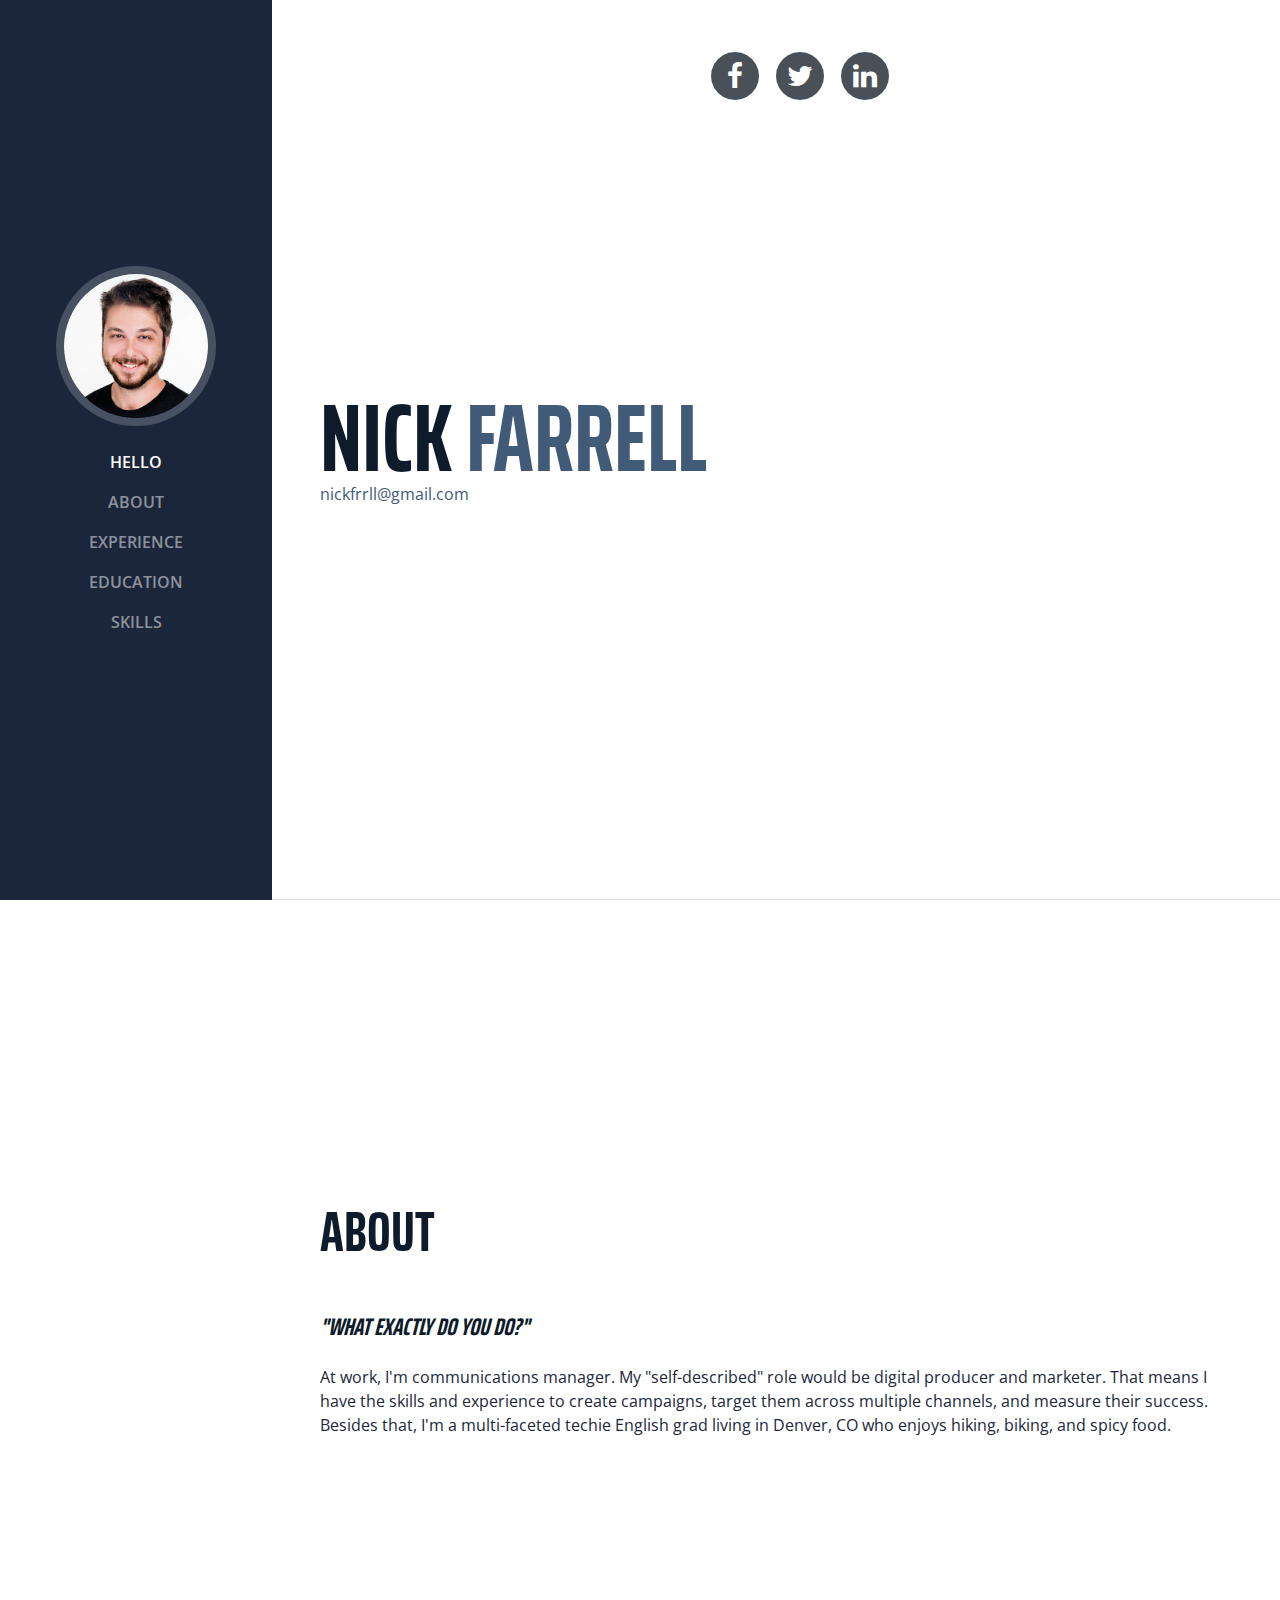
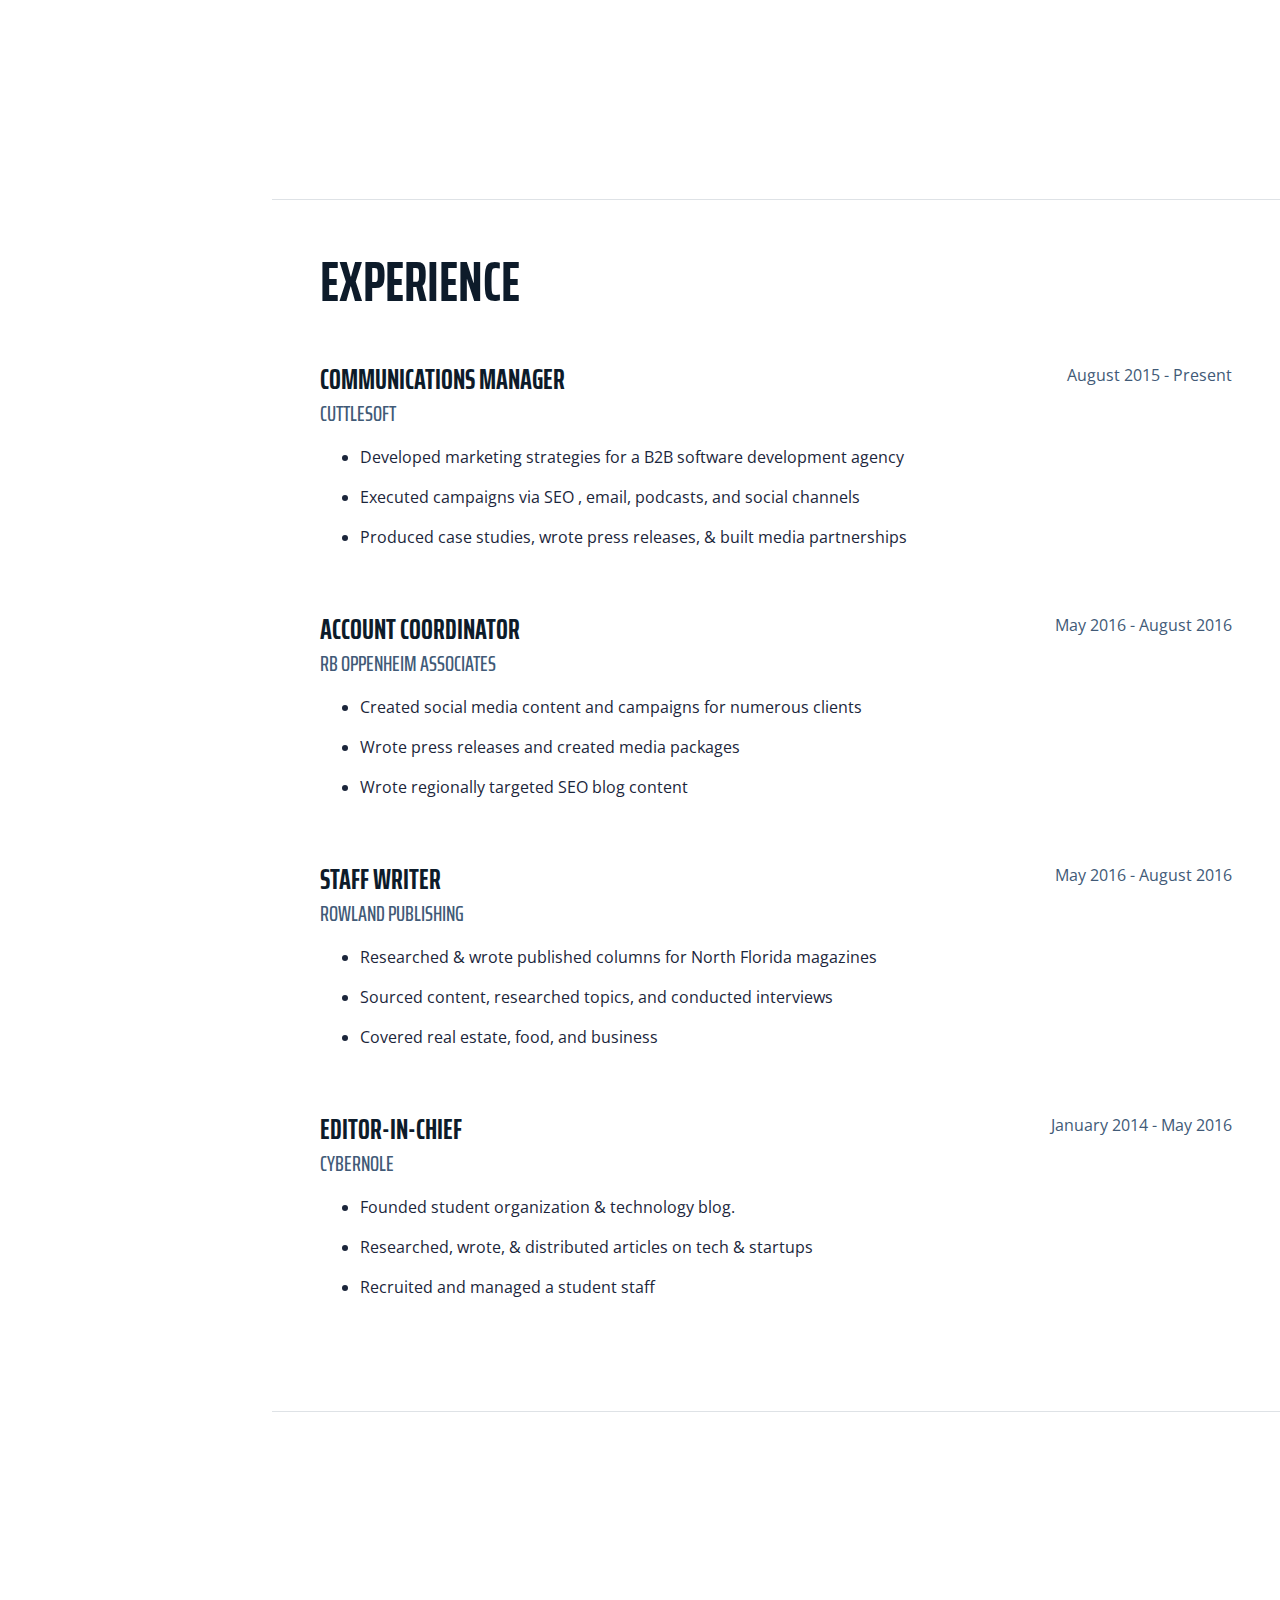
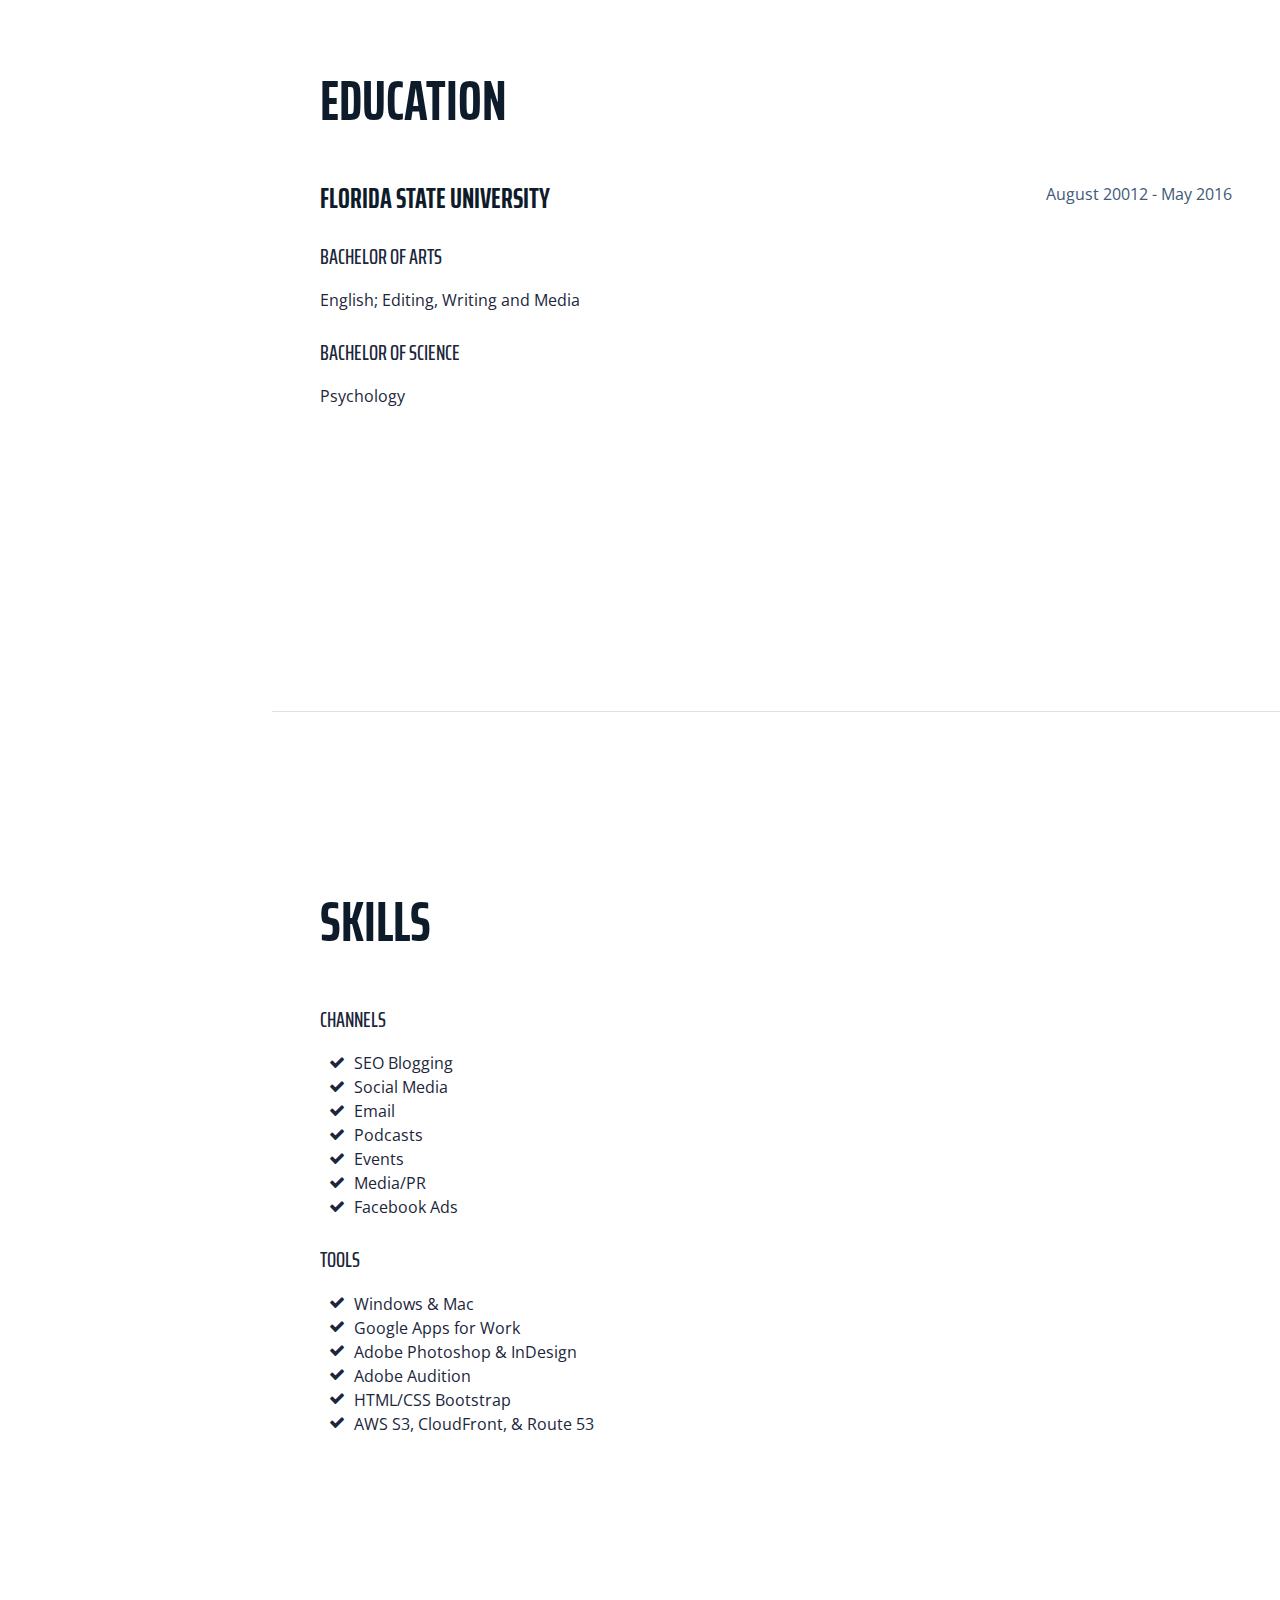
<file: index.html>
<!DOCTYPE html>
<html lang="en">

  <head>

    <meta charset="utf-8">
    <meta name="viewport" content="width=device-width, initial-scale=1, shrink-to-fit=no">
    <meta name="description" content="">
    <meta name="author" content="">

    <title>Nick Farrell</title>

    <!-- Bootstrap core CSS -->
    <link href="vendor/bootstrap/css/bootstrap.min.css" rel="stylesheet">

    <!-- Custom fonts for this template -->
    <link href="https://fonts.googleapis.com/css?family=Saira+Extra+Condensed:100,200,300,400,500,600,700,800,900" rel="stylesheet">
    <link href="https://fonts.googleapis.com/css?family=Open+Sans:300,300i,400,400i,600,600i,700,700i,800,800i" rel="stylesheet">
    <link href="vendor/font-awesome/css/font-awesome.min.css" rel="stylesheet">
    <link href="vendor/devicons/css/devicons.min.css" rel="stylesheet">
    <link href="vendor/simple-line-icons/css/simple-line-icons.css" rel="stylesheet">

    <!-- Custom styles for this template -->
    <link href="css/resume.css" rel="stylesheet">

  </head>

  <body id="page-top">

    <nav class="navbar navbar-expand-lg navbar-dark bg-primary fixed-top" id="sideNav">
      <a class="navbar-brand js-scroll-trigger" href="#page-top">
        <span class="d-block d-lg-none">Nick Farrell</span>
        <span class="d-none d-lg-block">
          <img class="img-fluid img-profile rounded-circle mx-auto mb-2" src="img/profile.jpg" alt="">
        </span>
      </a>
      <button class="navbar-toggler" type="button" data-toggle="collapse" data-target="#navbarSupportedContent" aria-controls="navbarSupportedContent" aria-expanded="false" aria-label="Toggle navigation">
        <span class="navbar-toggler-icon"></span>
      </button>
      <div class="collapse navbar-collapse" id="navbarSupportedContent">
        <ul class="navbar-nav">
          <li class="nav-item">
            <a class="nav-link js-scroll-trigger" href="#hello">Hello</a>
          </li>
          <li class="nav-item">
            <a class="nav-link js-scroll-trigger" href="#about">About</a>
          </li>
          <li class="nav-item">
            <a class="nav-link js-scroll-trigger" href="#experience">Experience</a>
          </li>
          <li class="nav-item">
            <a class="nav-link js-scroll-trigger" href="#education">Education</a>
          </li>
          <li class="nav-item">
            <a class="nav-link js-scroll-trigger" href="#skills">Skills</a>
          </li>
<!--
          <li class="nav-item">
            <a class="nav-link js-scroll-trigger" href="#interests">Interests</a>
          </li>
          <li class="nav-item">
            <a class="nav-link js-scroll-trigger" href="#awards">Portfolio</a>
          </li>
-->
        </ul>
      </div>
    </nav>

    <div class="container-fluid p-0">

      <section class="resume-section p-3 p-lg-5 d-flex d-column" id="hello">
        <div class="my-auto">
          <h1 class="mb-0">Nick
            <span class="text-primary">Farrell</span>
          </h1>
            <a href="mailto:nickfrrll@gmail.com">nickfrrll@gmail.com</a>
          </div>
          <ul class="list-inline list-social-icons mb-0">
            <li class="list-inline-item">
              <a href="facebook.com/nfarrell3">
                <span class="fa-stack fa-lg">
                  <i class="fa fa-circle fa-stack-2x"></i>
                  <i class="fa fa-facebook fa-stack-1x fa-inverse"></i>
                </span>
              </a>
            </li>
            <li class="list-inline-item">
              <a href="http://twitter.com/nickisnotarobot">
                <span class="fa-stack fa-lg">
                  <i class="fa fa-circle fa-stack-2x"></i>
                  <i class="fa fa-twitter fa-stack-1x fa-inverse"></i>
                </span>
              </a>
            </li>
            <li class="list-inline-item">
              <a href="https://www.linkedin.com/in/nicholaskfarrell/">
                <span class="fa-stack fa-lg">
                  <i class="fa fa-circle fa-stack-2x"></i>
                  <i class="fa fa-linkedin fa-stack-1x fa-inverse"></i>
                </span>
              </a>
            </li>
          </ul>
        </div>
      </section>

      <section class="resume-section p-3 p-lg-5 d-flex flex-column" id="about">
        <div class="my-auto">
          <h2 class="mb-5">About</h2>

          <div class="resume-item d-flex flex-column flex-md-row mb-5">
            <div class="resume-content mr-auto">
              <h4 class="mb-0"><em>"What exactly do you do?"</em></h4>
              <br />
              <p>At work, I'm communications manager. My "self-described" role would be digital producer and marketer. That means I have the skills and experience to create campaigns, target them across multiple channels, and measure their success. Besides that, I'm a multi-faceted techie English grad living in Denver, CO who enjoys hiking, biking, and spicy food.   
            </div>
          </div>

        </div>
      </section>

      <section class="resume-section p-3 p-lg-5 d-flex flex-column" id="experience">
        <div class="my-auto">
          <h2 class="mb-5">Experience</h2>

          <div class="resume-item d-flex flex-column flex-md-row mb-5">
            <div class="resume-content mr-auto">
              <h3 class="mb-0">Communications Manager</h3>
              <div class="subheading mb-3"><a href="https://www.cuttlesoft.com">Cuttlesoft</a></div>
              <ul>
                <li><p>Developed marketing strategies for a B2B software development agency</p></li>
                <li><p>Executed campaigns via SEO , email, podcasts, and social channels</p></li>
                <li><p>Produced case studies, wrote press releases, &amp; built media partnerships</p></li>
              </ul>
            </div>
            <div class="resume-date text-md-right">
              <span class="text-primary">August 2015 - Present</span>
            </div>
          </div>
          
          <div class="resume-item d-flex flex-column flex-md-row mb-5">
            <div class="resume-content mr-auto">
              <h3 class="mb-0">Account Coordinator</h3>
              <div class="subheading mb-3"><a href="http://rboa.com/">RB Oppenheim Associates</a></div>
              <ul>
                <li><p>Created social media content and campaigns for numerous clients</p></li>
                <li><p>Wrote press releases and created media packages</p></li>
                <li><p>Wrote regionally targeted SEO blog content</p></li>
            </div>
            <div class="resume-date text-md-right">
              <span class="text-primary">May 2016 - August 2016</span>
            </div>
          </div>

          <div class="resume-item d-flex flex-column flex-md-row mb-5">
            <div class="resume-content mr-auto">
              <h3 class="mb-0">Staff Writer</h3>
              <div class="subheading mb-3"><a href="http://rowlandpublishing.com/">Rowland Publishing</a></div>
              <ul>
                <li><p>Researched &amp; wrote published columns for North Florida magazines</p></li>
                <li><p>Sourced content, researched topics, and conducted interviews</p></li>
                <li><p>Covered real estate, food, and business</p></li>
            </div>
            <div class="resume-date text-md-right">
              <span class="text-primary">May 2016 - August 2016</span>
            </div>
          </div>


          <div class="resume-item d-flex flex-column flex-md-row mb-5">
            <div class="resume-content mr-auto">
              <h3 class="mb-0">Editor-in-Chief</h3>
              <div class="subheading mb-3"><a href="https://web.archive.org/web/20160406164808/http://www.cybernole.net/">CyberNole</a></div>
              <ul>
                <li><p>Founded student organization &amp; technology blog.</p></li>
                <li><p>Researched, wrote, &amp; distributed articles on tech &amp; startups</p></li>
                <li><p>Recruited and managed a student staff</p></li>
            </div>
            <div class="resume-date text-md-right">
              <span class="text-primary">January 2014 - May 2016</span>
            </div>
          </div>

        </div>

      </section>

      <section class="resume-section p-3 p-lg-5 d-flex flex-column" id="education">
        <div class="my-auto">
          <h2 class="mb-5">Education</h2>

          <div class="resume-item d-flex flex-column flex-md-row mb-5">
            <div class="resume-content mr-auto">
              <h3 class="mb-0">Florida State University</h3>
              <br />
              <div class="subheading mb-3">Bachelor of Arts</div>
              <div>English; Editing, Writing and Media</div>
              <br />
              <div class="subheading mb-3">Bachelor of Science</div>
              <div>Psychology</div>

            </div>
            <div class="resume-date text-md-right">
              <span class="text-primary">August 20012 - May 2016</span>
            </div>
          </div>

        </div>
      </section>

      <section class="resume-section p-3 p-lg-5 d-flex flex-column" id="skills">
        <div class="my-auto">
          <h2 class="mb-5">Skills</h2>

          <div class="subheading mb-3">Channels</div>
           <ul class="fa-ul mb-0">
            <li>
              <i class="fa-li fa fa-check"></i>
              SEO Blogging</li>
            <li>
              <i class="fa-li fa fa-check"></i>
              Social Media</li>
            <li>
              <i class="fa-li fa fa-check"></i>
              Email</li>
              <li>
              <i class="fa-li fa fa-check"></i>
              Podcasts</li>
            <li>
              <i class="fa-li fa fa-check"></i>
              Events</li>
              <li>
              <i class="fa-li fa fa-check"></i>
              Media/PR</li>
              <li>
              <i class="fa-li fa fa-check"></i>
              Facebook Ads</li>
            </li>
          </ul>

<br />

          <div class="subheading mb-3">Tools</div>
          <ul class="fa-ul mb-0">
            <li>
              <i class="fa-li fa fa-check"></i>
              Windows &amp; Mac
              </li>
            <li>
            <li>
              <i class="fa-li fa fa-check"></i>
              Google Apps for Work</li>
            <li>
              <i class="fa-li fa fa-check"></i>
              Adobe Photoshop &amp; InDesign</li>
            <li>
              <i class="fa-li fa fa-check"></i>
              Adobe Audition</li>
            <li>
              <li>
              <i class="fa-li fa fa-check"></i>
              HTML/CSS Bootstrap</li>
            <li>
              <i class="fa-li fa fa-check"></i>
              AWS S3, CloudFront, &amp; Route 53</li>
            </li>
            <li>
          </ul>
        </div>
      </section>
<!-- Add L8r
      <section class="resume-section p-3 p-lg-5 d-flex flex-column" id="interests">
        <div class="my-auto">
          <h2 class="mb-5">Interests</h2>
          <p></p>
        </div>
      </section>

      <section class="resume-section p-3 p-lg-5 d-flex flex-column" id="awards">
        <div class="my-auto">
          <h2 class="mb-5">Portfolio</h2>
          <ul class="fa-ul mb-0">
            <li>
              <i class="fa-li fa fa-trophy text-warning"></i>
              Startup Capital</li>
            <li>
              <i class="fa-li fa fa-trophy text-warning"></i>
              Mobile Web Specialist - Google Certification</li>
            <li>
              <i class="fa-li fa fa-trophy text-warning"></i>
              1<sup>st</sup>
              Place - University of Colorado Boulder - Emerging Tech Competition 2009</li>
            <li>
              <i class="fa-li fa fa-trophy text-warning"></i>
              1<sup>st</sup>
              Place - University of Colorado Boulder - Adobe Creative Jam 2008 (UI Design Category)</li>
            <li>
              <i class="fa-li fa fa-trophy text-warning"></i>
              2<sup>nd</sup>
              Place - University of Colorado Boulder - Emerging Tech Competition 2008</li>
            <li>
            <li>
              <i class="fa-li fa fa-trophy text-warning"></i>
              1<sup>st</sup>
              Place - James Buchanan High School - Hackathon 2006</li>
            <li>
              <i class="fa-li fa fa-trophy text-warning"></i>
              3<sup>rd</sup>
              Place - James Buchanan High School - Hackathon 2005</li>
          </ul>
        </div>
      </section>
-->

    </div>

    <!-- Bootstrap core JavaScript -->
    <script src="vendor/jquery/jquery.min.js"></script>
    <script src="vendor/bootstrap/js/bootstrap.bundle.min.js"></script>

    <!-- Plugin JavaScript -->
    <script src="vendor/jquery-easing/jquery.easing.min.js"></script>

    <!-- Custom scripts for this template -->
    <script src="js/resume.min.js"></script>

  </body>

</html>
</file>
<file: vendor/simple-line-icons/css/simple-line-icons.css>
@font-face {
  font-family: 'simple-line-icons';
  src: url('../fonts/Simple-Line-Icons.eot?v=2.4.0');
  src: url('../fonts/Simple-Line-Icons.eot?v=2.4.0#iefix') format('embedded-opentype'), url('../fonts/Simple-Line-Icons.woff2?v=2.4.0') format('woff2'), url('../fonts/Simple-Line-Icons.ttf?v=2.4.0') format('truetype'), url('../fonts/Simple-Line-Icons.woff?v=2.4.0') format('woff'), url('../fonts/Simple-Line-Icons.svg?v=2.4.0#simple-line-icons') format('svg');
  font-weight: normal;
  font-style: normal;
}
/*
 Use the following CSS code if you want to have a class per icon.
 Instead of a list of all class selectors, you can use the generic [class*="icon-"] selector, but it's slower:
*/
.icon-user,
.icon-people,
.icon-user-female,
.icon-user-follow,
.icon-user-following,
.icon-user-unfollow,
.icon-login,
.icon-logout,
.icon-emotsmile,
.icon-phone,
.icon-call-end,
.icon-call-in,
.icon-call-out,
.icon-map,
.icon-location-pin,
.icon-direction,
.icon-directions,
.icon-compass,
.icon-layers,
.icon-menu,
.icon-list,
.icon-options-vertical,
.icon-options,
.icon-arrow-down,
.icon-arrow-left,
.icon-arrow-right,
.icon-arrow-up,
.icon-arrow-up-circle,
.icon-arrow-left-circle,
.icon-arrow-right-circle,
.icon-arrow-down-circle,
.icon-check,
.icon-clock,
.icon-plus,
.icon-minus,
.icon-close,
.icon-event,
.icon-exclamation,
.icon-organization,
.icon-trophy,
.icon-screen-smartphone,
.icon-screen-desktop,
.icon-plane,
.icon-notebook,
.icon-mustache,
.icon-mouse,
.icon-magnet,
.icon-energy,
.icon-disc,
.icon-cursor,
.icon-cursor-move,
.icon-crop,
.icon-chemistry,
.icon-speedometer,
.icon-shield,
.icon-screen-tablet,
.icon-magic-wand,
.icon-hourglass,
.icon-graduation,
.icon-ghost,
.icon-game-controller,
.icon-fire,
.icon-eyeglass,
.icon-envelope-open,
.icon-envelope-letter,
.icon-bell,
.icon-badge,
.icon-anchor,
.icon-wallet,
.icon-vector,
.icon-speech,
.icon-puzzle,
.icon-printer,
.icon-present,
.icon-playlist,
.icon-pin,
.icon-picture,
.icon-handbag,
.icon-globe-alt,
.icon-globe,
.icon-folder-alt,
.icon-folder,
.icon-film,
.icon-feed,
.icon-drop,
.icon-drawer,
.icon-docs,
.icon-doc,
.icon-diamond,
.icon-cup,
.icon-calculator,
.icon-bubbles,
.icon-briefcase,
.icon-book-open,
.icon-basket-loaded,
.icon-basket,
.icon-bag,
.icon-action-undo,
.icon-action-redo,
.icon-wrench,
.icon-umbrella,
.icon-trash,
.icon-tag,
.icon-support,
.icon-frame,
.icon-size-fullscreen,
.icon-size-actual,
.icon-shuffle,
.icon-share-alt,
.icon-share,
.icon-rocket,
.icon-question,
.icon-pie-chart,
.icon-pencil,
.icon-note,
.icon-loop,
.icon-home,
.icon-grid,
.icon-graph,
.icon-microphone,
.icon-music-tone-alt,
.icon-music-tone,
.icon-earphones-alt,
.icon-earphones,
.icon-equalizer,
.icon-like,
.icon-dislike,
.icon-control-start,
.icon-control-rewind,
.icon-control-play,
.icon-control-pause,
.icon-control-forward,
.icon-control-end,
.icon-volume-1,
.icon-volume-2,
.icon-volume-off,
.icon-calendar,
.icon-bulb,
.icon-chart,
.icon-ban,
.icon-bubble,
.icon-camrecorder,
.icon-camera,
.icon-cloud-download,
.icon-cloud-upload,
.icon-envelope,
.icon-eye,
.icon-flag,
.icon-heart,
.icon-info,
.icon-key,
.icon-link,
.icon-lock,
.icon-lock-open,
.icon-magnifier,
.icon-magnifier-add,
.icon-magnifier-remove,
.icon-paper-clip,
.icon-paper-plane,
.icon-power,
.icon-refresh,
.icon-reload,
.icon-settings,
.icon-star,
.icon-symbol-female,
.icon-symbol-male,
.icon-target,
.icon-credit-card,
.icon-paypal,
.icon-social-tumblr,
.icon-social-twitter,
.icon-social-facebook,
.icon-social-instagram,
.icon-social-linkedin,
.icon-social-pinterest,
.icon-social-github,
.icon-social-google,
.icon-social-reddit,
.icon-social-skype,
.icon-social-dribbble,
.icon-social-behance,
.icon-social-foursqare,
.icon-social-soundcloud,
.icon-social-spotify,
.icon-social-stumbleupon,
.icon-social-youtube,
.icon-social-dropbox,
.icon-social-vkontakte,
.icon-social-steam {
  font-family: 'simple-line-icons';
  speak: none;
  font-style: normal;
  font-weight: normal;
  font-variant: normal;
  text-transform: none;
  line-height: 1;
  /* Better Font Rendering =========== */
  -webkit-font-smoothing: antialiased;
  -moz-osx-font-smoothing: grayscale;
}
.icon-user:before {
  content: "\e005";
}
.icon-people:before {
  content: "\e001";
}
.icon-user-female:before {
  content: "\e000";
}
.icon-user-follow:before {
  content: "\e002";
}
.icon-user-following:before {
  content: "\e003";
}
.icon-user-unfollow:before {
  content: "\e004";
}
.icon-login:before {
  content: "\e066";
}
.icon-logout:before {
  content: "\e065";
}
.icon-emotsmile:before {
  content: "\e021";
}
.icon-phone:before {
  content: "\e600";
}
.icon-call-end:before {
  content: "\e048";
}
.icon-call-in:before {
  content: "\e047";
}
.icon-call-out:before {
  content: "\e046";
}
.icon-map:before {
  content: "\e033";
}
.icon-location-pin:before {
  content: "\e096";
}
.icon-direction:before {
  content: "\e042";
}
.icon-directions:before {
  content: "\e041";
}
.icon-compass:before {
  content: "\e045";
}
.icon-layers:before {
  content: "\e034";
}
.icon-menu:before {
  content: "\e601";
}
.icon-list:before {
  content: "\e067";
}
.icon-options-vertical:before {
  content: "\e602";
}
.icon-options:before {
  content: "\e603";
}
.icon-arrow-down:before {
  content: "\e604";
}
.icon-arrow-left:before {
  content: "\e605";
}
.icon-arrow-right:before {
  content: "\e606";
}
.icon-arrow-up:before {
  content: "\e607";
}
.icon-arrow-up-circle:before {
  content: "\e078";
}
.icon-arrow-left-circle:before {
  content: "\e07a";
}
.icon-arrow-right-circle:before {
  content: "\e079";
}
.icon-arrow-down-circle:before {
  content: "\e07b";
}
.icon-check:before {
  content: "\e080";
}
.icon-clock:before {
  content: "\e081";
}
.icon-plus:before {
  content: "\e095";
}
.icon-minus:before {
  content: "\e615";
}
.icon-close:before {
  content: "\e082";
}
.icon-event:before {
  content: "\e619";
}
.icon-exclamation:before {
  content: "\e617";
}
.icon-organization:before {
  content: "\e616";
}
.icon-trophy:before {
  content: "\e006";
}
.icon-screen-smartphone:before {
  content: "\e010";
}
.icon-screen-desktop:before {
  content: "\e011";
}
.icon-plane:before {
  content: "\e012";
}
.icon-notebook:before {
  content: "\e013";
}
.icon-mustache:before {
  content: "\e014";
}
.icon-mouse:before {
  content: "\e015";
}
.icon-magnet:before {
  content: "\e016";
}
.icon-energy:before {
  content: "\e020";
}
.icon-disc:before {
  content: "\e022";
}
.icon-cursor:before {
  content: "\e06e";
}
.icon-cursor-move:before {
  content: "\e023";
}
.icon-crop:before {
  content: "\e024";
}
.icon-chemistry:before {
  content: "\e026";
}
.icon-speedometer:before {
  content: "\e007";
}
.icon-shield:before {
  content: "\e00e";
}
.icon-screen-tablet:before {
  content: "\e00f";
}
.icon-magic-wand:before {
  content: "\e017";
}
.icon-hourglass:before {
  content: "\e018";
}
.icon-graduation:before {
  content: "\e019";
}
.icon-ghost:before {
  content: "\e01a";
}
.icon-game-controller:before {
  content: "\e01b";
}
.icon-fire:before {
  content: "\e01c";
}
.icon-eyeglass:before {
  content: "\e01d";
}
.icon-envelope-open:before {
  content: "\e01e";
}
.icon-envelope-letter:before {
  content: "\e01f";
}
.icon-bell:before {
  content: "\e027";
}
.icon-badge:before {
  content: "\e028";
}
.icon-anchor:before {
  content: "\e029";
}
.icon-wallet:before {
  content: "\e02a";
}
.icon-vector:before {
  content: "\e02b";
}
.icon-speech:before {
  content: "\e02c";
}
.icon-puzzle:before {
  content: "\e02d";
}
.icon-printer:before {
  content: "\e02e";
}
.icon-present:before {
  content: "\e02f";
}
.icon-playlist:before {
  content: "\e030";
}
.icon-pin:before {
  content: "\e031";
}
.icon-picture:before {
  content: "\e032";
}
.icon-handbag:before {
  content: "\e035";
}
.icon-globe-alt:before {
  content: "\e036";
}
.icon-globe:before {
  content: "\e037";
}
.icon-folder-alt:before {
  content: "\e039";
}
.icon-folder:before {
  content: "\e089";
}
.icon-film:before {
  content: "\e03a";
}
.icon-feed:before {
  content: "\e03b";
}
.icon-drop:before {
  content: "\e03e";
}
.icon-drawer:before {
  content: "\e03f";
}
.icon-docs:before {
  content: "\e040";
}
.icon-doc:before {
  content: "\e085";
}
.icon-diamond:before {
  content: "\e043";
}
.icon-cup:before {
  content: "\e044";
}
.icon-calculator:before {
  content: "\e049";
}
.icon-bubbles:before {
  content: "\e04a";
}
.icon-briefcase:before {
  content: "\e04b";
}
.icon-book-open:before {
  content: "\e04c";
}
.icon-basket-loaded:before {
  content: "\e04d";
}
.icon-basket:before {
  content: "\e04e";
}
.icon-bag:before {
  content: "\e04f";
}
.icon-action-undo:before {
  content: "\e050";
}
.icon-action-redo:before {
  content: "\e051";
}
.icon-wrench:before {
  content: "\e052";
}
.icon-umbrella:before {
  content: "\e053";
}
.icon-trash:before {
  content: "\e054";
}
.icon-tag:before {
  content: "\e055";
}
.icon-support:before {
  content: "\e056";
}
.icon-frame:before {
  content: "\e038";
}
.icon-size-fullscreen:before {
  content: "\e057";
}
.icon-size-actual:before {
  content: "\e058";
}
.icon-shuffle:before {
  content: "\e059";
}
.icon-share-alt:before {
  content: "\e05a";
}
.icon-share:before {
  content: "\e05b";
}
.icon-rocket:before {
  content: "\e05c";
}
.icon-question:before {
  content: "\e05d";
}
.icon-pie-chart:before {
  content: "\e05e";
}
.icon-pencil:before {
  content: "\e05f";
}
.icon-note:before {
  content: "\e060";
}
.icon-loop:before {
  content: "\e064";
}
.icon-home:before {
  content: "\e069";
}
.icon-grid:before {
  content: "\e06a";
}
.icon-graph:before {
  content: "\e06b";
}
.icon-microphone:before {
  content: "\e063";
}
.icon-music-tone-alt:before {
  content: "\e061";
}
.icon-music-tone:before {
  content: "\e062";
}
.icon-earphones-alt:before {
  content: "\e03c";
}
.icon-earphones:before {
  content: "\e03d";
}
.icon-equalizer:before {
  content: "\e06c";
}
.icon-like:before {
  content: "\e068";
}
.icon-dislike:before {
  content: "\e06d";
}
.icon-control-start:before {
  content: "\e06f";
}
.icon-control-rewind:before {
  content: "\e070";
}
.icon-control-play:before {
  content: "\e071";
}
.icon-control-pause:before {
  content: "\e072";
}
.icon-control-forward:before {
  content: "\e073";
}
.icon-control-end:before {
  content: "\e074";
}
.icon-volume-1:before {
  content: "\e09f";
}
.icon-volume-2:before {
  content: "\e0a0";
}
.icon-volume-off:before {
  content: "\e0a1";
}
.icon-calendar:before {
  content: "\e075";
}
.icon-bulb:before {
  content: "\e076";
}
.icon-chart:before {
  content: "\e077";
}
.icon-ban:before {
  content: "\e07c";
}
.icon-bubble:before {
  content: "\e07d";
}
.icon-camrecorder:before {
  content: "\e07e";
}
.icon-camera:before {
  content: "\e07f";
}
.icon-cloud-download:before {
  content: "\e083";
}
.icon-cloud-upload:before {
  content: "\e084";
}
.icon-envelope:before {
  content: "\e086";
}
.icon-eye:before {
  content: "\e087";
}
.icon-flag:before {
  content: "\e088";
}
.icon-heart:before {
  content: "\e08a";
}
.icon-info:before {
  content: "\e08b";
}
.icon-key:before {
  content: "\e08c";
}
.icon-link:before {
  content: "\e08d";
}
.icon-lock:before {
  content: "\e08e";
}
.icon-lock-open:before {
  content: "\e08f";
}
.icon-magnifier:before {
  content: "\e090";
}
.icon-magnifier-add:before {
  content: "\e091";
}
.icon-magnifier-remove:before {
  content: "\e092";
}
.icon-paper-clip:before {
  content: "\e093";
}
.icon-paper-plane:before {
  content: "\e094";
}
.icon-power:before {
  content: "\e097";
}
.icon-refresh:before {
  content: "\e098";
}
.icon-reload:before {
  content: "\e099";
}
.icon-settings:before {
  content: "\e09a";
}
.icon-star:before {
  content: "\e09b";
}
.icon-symbol-female:before {
  content: "\e09c";
}
.icon-symbol-male:before {
  content: "\e09d";
}
.icon-target:before {
  content: "\e09e";
}
.icon-credit-card:before {
  content: "\e025";
}
.icon-paypal:before {
  content: "\e608";
}
.icon-social-tumblr:before {
  content: "\e00a";
}
.icon-social-twitter:before {
  content: "\e009";
}
.icon-social-facebook:before {
  content: "\e00b";
}
.icon-social-instagram:before {
  content: "\e609";
}
.icon-social-linkedin:before {
  content: "\e60a";
}
.icon-social-pinterest:before {
  content: "\e60b";
}
.icon-social-github:before {
  content: "\e60c";
}
.icon-social-google:before {
  content: "\e60d";
}
.icon-social-reddit:before {
  content: "\e60e";
}
.icon-social-skype:before {
  content: "\e60f";
}
.icon-social-dribbble:before {
  content: "\e00d";
}
.icon-social-behance:before {
  content: "\e610";
}
.icon-social-foursqare:before {
  content: "\e611";
}
.icon-social-soundcloud:before {
  content: "\e612";
}
.icon-social-spotify:before {
  content: "\e613";
}
.icon-social-stumbleupon:before {
  content: "\e614";
}
.icon-social-youtube:before {
  content: "\e008";
}
.icon-social-dropbox:before {
  content: "\e00c";
}
.icon-social-vkontakte:before {
  content: "\e618";
}
.icon-social-steam:before {
  content: "\e620";
}
</file>
<file: vendor/devicons/css/devicons.min.css>
/*!
 *  Devicons 1.8.0 made by Theodore Vorillas / http://vorillaz.com 
 */
@font-face{font-family:devicons;src:url(../fonts/devicons.eot?xqxft6);src:url(../fonts/devicons.eot?#iefixxqxft6) format("embedded-opentype"),url(../fonts/devicons.woff?xqxft6) format("woff"),url(../fonts/devicons.ttf?xqxft6) format("truetype"),url(../fonts/devicons.svg?xqxft6#devicons) format("svg");font-weight:400;font-style:normal}.devicons{font-family:devicons;speak:none;font-style:normal;font-weight:400;font-variant:normal;text-transform:none;line-height:1;-webkit-font-smoothing:antialiased;-moz-osx-font-smoothing:grayscale}.devicons-git:before{content:"\e602"}.devicons-git_compare:before{content:"\e628"}.devicons-git_branch:before{content:"\e625"}.devicons-git_commit:before{content:"\e629"}.devicons-git_pull_request:before{content:"\e626"}.devicons-git_merge:before{content:"\e627"}.devicons-bitbucket:before{content:"\e603"}.devicons-github_alt:before{content:"\e608"}.devicons-github_badge:before{content:"\e609"}.devicons-github:before{content:"\e60a"}.devicons-github_full:before{content:"\e617"}.devicons-java:before{content:"\e638"}.devicons-ruby:before{content:"\e639"}.devicons-scala:before{content:"\e637"}.devicons-python:before{content:"\e63c"}.devicons-go:before{content:"\e624"}.devicons-ruby_on_rails:before{content:"\e63b"}.devicons-django:before{content:"\e61d"}.devicons-markdown:before{content:"\e63e"}.devicons-php:before{content:"\e63d"}.devicons-mysql:before{content:"\e604"}.devicons-streamline:before{content:"\e605"}.devicons-database:before{content:"\e606"}.devicons-laravel:before{content:"\e63f"}.devicons-javascript:before{content:"\e64e"}.devicons-angular:before{content:"\e653"}.devicons-backbone:before{content:"\e652"}.devicons-coffeescript:before{content:"\e651"}.devicons-jquery:before{content:"\e650"}.devicons-modernizr:before{content:"\e620"}.devicons-jquery_ui:before{content:"\e654"}.devicons-ember:before{content:"\e61b"}.devicons-dojo:before{content:"\e61c"}.devicons-nodejs:before{content:"\e619"}.devicons-nodejs_small:before{content:"\e618"}.devicons-javascript_shield:before{content:"\e64f"}.devicons-bootstrap:before{content:"\e647"}.devicons-sass:before{content:"\e64b"}.devicons-css3_full:before{content:"\e64a"}.devicons-css3:before{content:"\e649"}.devicons-html5:before{content:"\e636"}.devicons-html5_multimedia:before{content:"\e632"}.devicons-html5_device_access:before{content:"\e633"}.devicons-html5_3d_effects:before{content:"\e635"}.devicons-html5_connectivity:before{content:"\e634"}.devicons-ghost_small:before{content:"\e614"}.devicons-ghost:before{content:"\e61f"}.devicons-magento:before{content:"\e640"}.devicons-joomla:before{content:"\e641"}.devicons-jekyll_small:before{content:"\e60d"}.devicons-drupal:before{content:"\e642"}.devicons-wordpress:before{content:"\e60b"}.devicons-grunt:before{content:"\e64c"}.devicons-bower:before{content:"\e64d"}.devicons-npm:before{content:"\e61e"}.devicons-yahoo_small:before{content:"\e62b"}.devicons-yahoo:before{content:"\e615"}.devicons-bing_small:before{content:"\e600"}.devicons-windows:before{content:"\e60f"}.devicons-linux:before{content:"\e612"}.devicons-ubuntu:before{content:"\e63a"}.devicons-android:before{content:"\e60e"}.devicons-apple:before{content:"\e611"}.devicons-appstore:before{content:"\e613"}.devicons-phonegap:before{content:"\e630"}.devicons-blackberry:before{content:"\e623"}.devicons-stackoverflow:before{content:"\e610"}.devicons-techcrunch:before{content:"\e62c"}.devicons-codrops:before{content:"\e62f"}.devicons-css_tricks:before{content:"\e601"}.devicons-smashing_magazine:before{content:"\e62d"}.devicons-netmagazine:before{content:"\e62e"}.devicons-codepen:before{content:"\e616"}.devicons-cssdeck:before{content:"\e62a"}.devicons-hackernews:before{content:"\e61a"}.devicons-dropbox:before{content:"\e607"}.devicons-google_drive:before{content:"\e631"}.devicons-visualstudio:before{content:"\e60c"}.devicons-unity_small:before{content:"\e621"}.devicons-raspberry_pi:before{content:"\e622"}.devicons-chrome:before{content:"\e643"}.devicons-ie:before{content:"\e644"}.devicons-firefox:before{content:"\e645"}.devicons-opera:before{content:"\e646"}.devicons-safari:before{content:"\e648"}.devicons-swift:before{content:"\e655"}.devicons-symfony:before{content:"\e656"}.devicons-symfony_badge:before{content:"\e657"}.devicons-less:before{content:"\e658"}.devicons-stylus:before{content:"\e659"}.devicons-trello:before{content:"\e65a"}.devicons-atlassian:before{content:"\e65b"}.devicons-jira:before{content:"\e65c"}.devicons-envato:before{content:"\e65d"}.devicons-snap_svg:before{content:"\e65e"}.devicons-raphael:before{content:"\e65f"}.devicons-google_analytics:before{content:"\e660"}.devicons-compass:before{content:"\e661"}.devicons-onedrive:before{content:"\e662"}.devicons-gulp:before{content:"\e663"}.devicons-atom:before{content:"\e664"}.devicons-cisco:before{content:"\e665"}.devicons-nancy:before{content:"\e666"}.devicons-clojure:before{content:"\e668"}.devicons-clojure_alt:before{content:"\e66a"}.devicons-perl:before{content:"\e669"}.devicons-celluloid:before{content:"\e66b"}.devicons-w3c:before{content:"\e66c"}.devicons-redis:before{content:"\e66d"}.devicons-postgresql:before{content:"\e66e"}.devicons-webplatform:before{content:"\e66f"}.devicons-jenkins:before{content:"\e667"}.devicons-requirejs:before{content:"\e670"}.devicons-opensource:before{content:"\e671"}.devicons-typo3:before{content:"\e672"}.devicons-uikit:before{content:"\e673"}.devicons-doctrine:before{content:"\e674"}.devicons-groovy:before{content:"\e675"}.devicons-nginx:before{content:"\e676"}.devicons-haskell:before{content:"\e677"}.devicons-zend:before{content:"\e678"}.devicons-gnu:before{content:"\e679"}.devicons-yeoman:before{content:"\e67a"}.devicons-heroku:before{content:"\e67b"}.devicons-debian:before{content:"\e67d"}.devicons-travis:before{content:"\e67e"}.devicons-dotnet:before{content:"\e67f"}.devicons-codeigniter:before{content:"\e680"}.devicons-javascript_badge:before{content:"\e681"}.devicons-yii:before{content:"\e682"}.devicons-msql_server:before{content:"\e67c"}.devicons-composer:before{content:"\e683"}.devicons-krakenjs_badge:before{content:"\e684"}.devicons-krakenjs:before{content:"\e685"}.devicons-mozilla:before{content:"\e686"}.devicons-firebase:before{content:"\e687"}.devicons-sizzlejs:before{content:"\e688"}.devicons-creativecommons:before{content:"\e689"}.devicons-creativecommons_badge:before{content:"\e68a"}.devicons-mitlicence:before{content:"\e68b"}.devicons-senchatouch:before{content:"\e68c"}.devicons-bugsense:before{content:"\e68d"}.devicons-extjs:before{content:"\e68e"}.devicons-mootools_badge:before{content:"\e68f"}.devicons-mootools:before{content:"\e690"}.devicons-ruby_rough:before{content:"\e691"}.devicons-komodo:before{content:"\e692"}.devicons-coda:before{content:"\e693"}.devicons-bintray:before{content:"\e694"}.devicons-terminal:before{content:"\e695"}.devicons-code:before{content:"\e696"}.devicons-responsive:before{content:"\e697"}.devicons-dart:before{content:"\e698"}.devicons-aptana:before{content:"\e699"}.devicons-mailchimp:before{content:"\e69a"}.devicons-netbeans:before{content:"\e69b"}.devicons-dreamweaver:before{content:"\e69c"}.devicons-brackets:before{content:"\e69d"}.devicons-eclipse:before{content:"\e69e"}.devicons-cloud9:before{content:"\e69f"}.devicons-scrum:before{content:"\e6a0"}.devicons-prolog:before{content:"\e6a1"}.devicons-terminal_badge:before{content:"\e6a2"}.devicons-code_badge:before{content:"\e6a3"}.devicons-mongodb:before{content:"\e6a4"}.devicons-meteor:before{content:"\e6a5"}.devicons-meteorfull:before{content:"\e6a6"}.devicons-fsharp:before{content:"\e6a7"}.devicons-rust:before{content:"\e6a8"}.devicons-ionic:before{content:"\e6a9"}.devicons-sublime:before{content:"\e6aa"}.devicons-appcelerator:before{content:"\e6ab"}.devicons-asterisk:before{content:"\e6ac"}.devicons-aws:before{content:"\e6ad"}.devicons-digital-ocean:before{content:"\e6ae"}.devicons-dlang:before{content:"\e6af"}.devicons-docker:before{content:"\e6b0"}.devicons-erlang:before{content:"\e6b1"}.devicons-google-cloud-platform:before{content:"\e6b2"}.devicons-grails:before{content:"\e6b3"}.devicons-illustrator:before{content:"\e6b4"}.devicons-intellij:before{content:"\e6b5"}.devicons-materializecss:before{content:"\e6b6"}.devicons-openshift:before{content:"\e6b7"}.devicons-photoshop:before{content:"\e6b8"}.devicons-rackspace:before{content:"\e6b9"}.devicons-react:before{content:"\e6ba"}.devicons-redhat:before{content:"\e6bb"}.devicons-scriptcs:before{content:"\e6bc"}.devicons-sqllite:before{content:"\e6c4"}.devicons-vim:before{content:"\e6c5"}
</file>
<file: css/resume.css>
/*!
 * Start Bootstrap - Resume v4.0.0-beta.2 (https://startbootstrap.com/template-overviews/resume)
 * Copyright 2013-2017 Start Bootstrap
 * Licensed under MIT (https://github.com/BlackrockDigital/startbootstrap-resume/blob/master/LICENSE)
 */

body {
  font-family: 'Open Sans', serif;
  padding-top: 54px;
  color: #1B263B; 
  background-color: #fff;
}


@media (min-width: 992px) {
  body {
    padding-top: 0;
    padding-left: 17rem; } }

h1,
h2,
h3,
h4,
h5,
h6 {
  font-family: 'Saira Extra Condensed', serif;
  font-weight: 700;
  text-transform: uppercase;
  color: #0D1B2A; }

h1 {
  font-size: 6rem;
  line-height: 5.5rem; }

h2 {
  font-size: 3.5rem; }

.subheading {
  text-transform: uppercase;
  font-weight: 500;
  font-family: 'Saira Extra Condensed', serif;
  font-size: 1.35rem; }

.list-social-icons a {
  color: #495057; }
  .list-social-icons a:hover {
    color: #415A77; }
  .list-social-icons a .fa-lg {
    font-size: 1.75rem; }

.list-icons {
  font-size: 3rem; }
  .list-icons .list-inline-item i:hover {
    color: #415A77; }

#sideNav .navbar-nav .nav-item .nav-link {
  font-weight: 600;
  text-transform: uppercase; }

@media (min-width: 992px) {
  #sideNav {
    text-align: center;
    position: fixed;
    top: 0;
    left: 0;
    display: flex;
    flex-direction: column;
    width: 17rem;
    height: 100vh; }
    #sideNav .navbar-brand {
      display: flex;
      margin: auto auto 0;
      padding: 0.5rem; }
      #sideNav .navbar-brand .img-profile {
        max-width: 10rem;
        max-height: 10rem;
        border: 0.5rem solid rgba(255, 255, 255, 0.2); }
    #sideNav .navbar-collapse {
      display: flex;
      align-items: flex-start;
      flex-grow: 0;
      width: 100%;
      margin-bottom: auto; }
      #sideNav .navbar-collapse .navbar-nav {
        flex-direction: column;
        width: 100%; }
        #sideNav .navbar-collapse .navbar-nav .nav-item {
          display: block; }
          #sideNav .navbar-collapse .navbar-nav .nav-item .nav-link {
            display: block; } }

section.resume-section {
  border-bottom: 1px solid #dee2e6;
  padding-top: 5rem !important;
  padding-bottom: 5rem !important; }
  section.resume-section .resume-item .resume-date {
    min-width: none; }

@media (min-width: 768px) {
  section.resume-section {
    min-height: 100vh; }
    section.resume-section .resume-item .resume-date {
      min-width: 18rem; } }

@media (min-width: 992px) {
  section.resume-section {
    padding-top: 3rem !important;
    padding-bottom: 3rem !important; } }

.bg-primary {
    background-color: #1B263B!important; }

.text-primary {
  color: #415A77 !important; }

a {
  color: #415A77; }
  a:hover, a:focus, a:active {
    color: #824027; }
</file>
